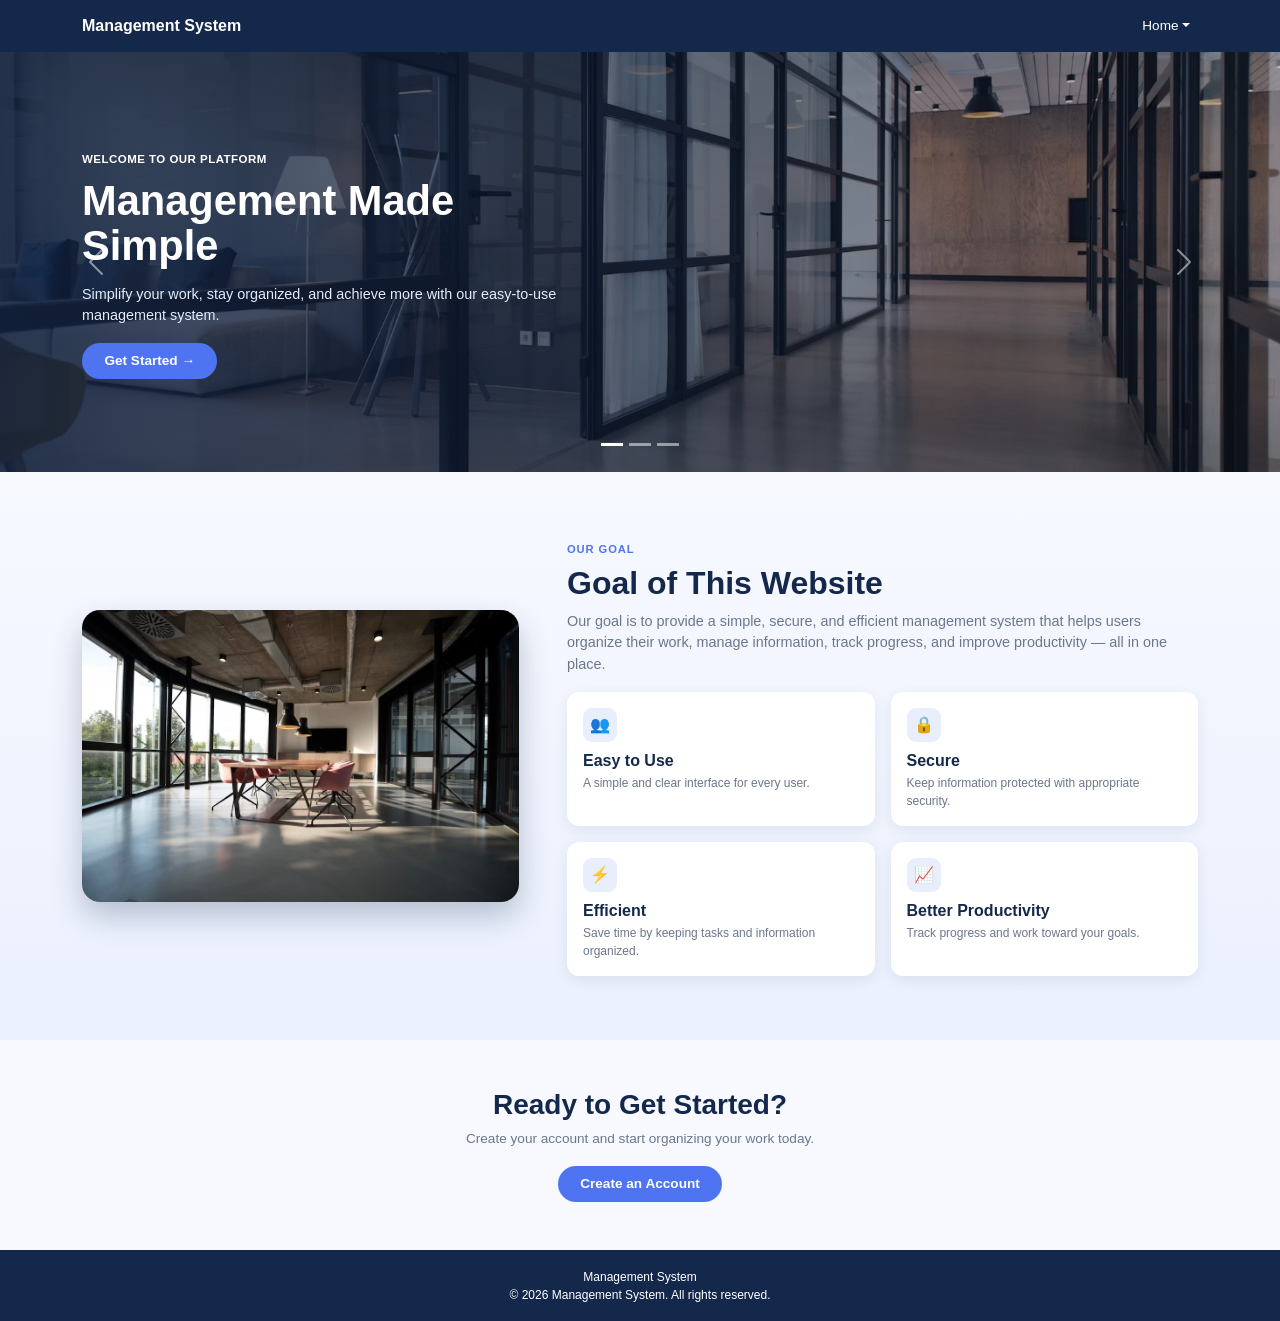
<file: index.html>
<!DOCTYPE html>
<html lang="en">
<head>
<meta charset="UTF-8">
<meta name="viewport" content="width=device-width, initial-scale=1">
<link href="https://cdn.jsdelivr.net/npm/bootstrap@5.3.3/dist/css/bootstrap.min.css" rel="stylesheet">
<link rel="stylesheet" href="css/style.css">
<title>Management System</title>
</head>
<body>
<nav class="navbar navbar-expand site-nav">
  <div class="container">
    <a class="navbar-brand" href="index.html">Management System</a>
    <ul class="navbar-nav ms-auto">
      <li class="nav-item dropdown">
        <a class="nav-link dropdown-toggle" href="#" role="button" data-bs-toggle="dropdown" aria-expanded="false">Home</a>
        <ul class="dropdown-menu dropdown-menu-end">
          <li><a class="dropdown-item" href="login.html">Login</a></li>
          <li><a class="dropdown-item" href="#">Sign Up</a></li>
          <li><a class="dropdown-item" href="#">Help</a></li>
        </ul>
      </li>
    </ul>
  </div>
</nav>

<!-- Hero carousel -->
<header class="hero">
  <div id="heroCarousel" class="carousel slide carousel-fade" data-bs-ride="carousel" data-bs-interval="4000">
    <div class="carousel-indicators">
      <button type="button" data-bs-target="#heroCarousel" data-bs-slide-to="0" class="active" aria-label="Slide 1"></button>
      <button type="button" data-bs-target="#heroCarousel" data-bs-slide-to="1" aria-label="Slide 2"></button>
      <button type="button" data-bs-target="#heroCarousel" data-bs-slide-to="2" aria-label="Slide 3"></button>
    </div>
    <div class="carousel-inner">
      <div class="carousel-item active">
        <img src="images/photo-1.avif" alt="Modern office corridor">
        <div class="hero-caption"><div class="container"><div class="inner">
          <span class="kicker">Welcome to our platform</span>
          <h1>Management Made Simple</h1>
          <p>Simplify your work, stay organized, and achieve more with our easy-to-use management system.</p>
          <a href="login.html" class="btn btn-brand">Get Started →</a>
        </div></div></div>
      </div>
      <div class="carousel-item">
        <img src="images/photo-2.avif" alt="Team working together">
        <div class="hero-caption"><div class="container"><div class="inner">
          <span class="kicker">Work together</span>
          <h1>Better Team Collaboration</h1>
          <p>Keep your team connected, organize responsibilities, and manage tasks in one convenient place.</p>
          <a href="login.html" class="btn btn-brand">Join Us →</a>
        </div></div></div>
      </div>
      <div class="carousel-item">
        <img src="images/photo-3.avif" alt="Planning on paper">
        <div class="hero-caption"><div class="container"><div class="inner">
          <span class="kicker">Work smarter</span>
          <h1>Achieve Your Goals</h1>
          <p>Track progress, manage information, and improve productivity with a clear and organized workflow.</p>
          <a href="login.html" class="btn btn-brand">Login Now →</a>
        </div></div></div>
      </div>
    </div>
    <button class="carousel-control-prev" type="button" data-bs-target="#heroCarousel" data-bs-slide="prev">
      <span class="carousel-control-prev-icon" aria-hidden="true"></span><span class="visually-hidden">Previous</span>
    </button>
    <button class="carousel-control-next" type="button" data-bs-target="#heroCarousel" data-bs-slide="next">
      <span class="carousel-control-next-icon" aria-hidden="true"></span><span class="visually-hidden">Next</span>
    </button>
  </div>
</header>

<!-- Goal section -->
<section class="goal-section">
  <div class="container">
    <div class="row align-items-center g-5">
      <div class="col-lg-5">
        <img src="images/photo-4.avif" class="goal-img" alt="Meeting room">
      </div>
      <div class="col-lg-7">
        <span class="eyebrow">Our goal</span>
        <h2 class="mt-1">Goal of This Website</h2>
        <p class="lead-text">Our goal is to provide a simple, secure, and efficient management system that helps users organize their work, manage information, track progress, and improve productivity — all in one place.</p>
        <div class="row g-3">
          <div class="col-sm-6"><div class="feature-card">
            <div class="feature-icon">👥</div><h6>Easy to Use</h6><p>A simple and clear interface for every user.</p></div></div>
          <div class="col-sm-6"><div class="feature-card">
            <div class="feature-icon">🔒</div><h6>Secure</h6><p>Keep information protected with appropriate security.</p></div></div>
          <div class="col-sm-6"><div class="feature-card">
            <div class="feature-icon">⚡</div><h6>Efficient</h6><p>Save time by keeping tasks and information organized.</p></div></div>
          <div class="col-sm-6"><div class="feature-card">
            <div class="feature-icon">📈</div><h6>Better Productivity</h6><p>Track progress and work toward your goals.</p></div></div>
        </div>
      </div>
    </div>
  </div>
</section>

<!-- Call to action -->
<section class="cta-section">
  <div class="container">
    <h3>Ready to Get Started?</h3>
    <p>Create your account and start organizing your work today.</p>
    <a href="login.html" class="btn btn-brand">Create an Account</a>
  </div>
</section>

<footer class="site-footer">
  <div>Management System</div>
  <div>© 2026 Management System. All rights reserved.</div>
</footer>

<script src="https://cdn.jsdelivr.net/npm/bootstrap@5.3.3/dist/js/bootstrap.bundle.min.js"></script>
</body>
</html>
</file>
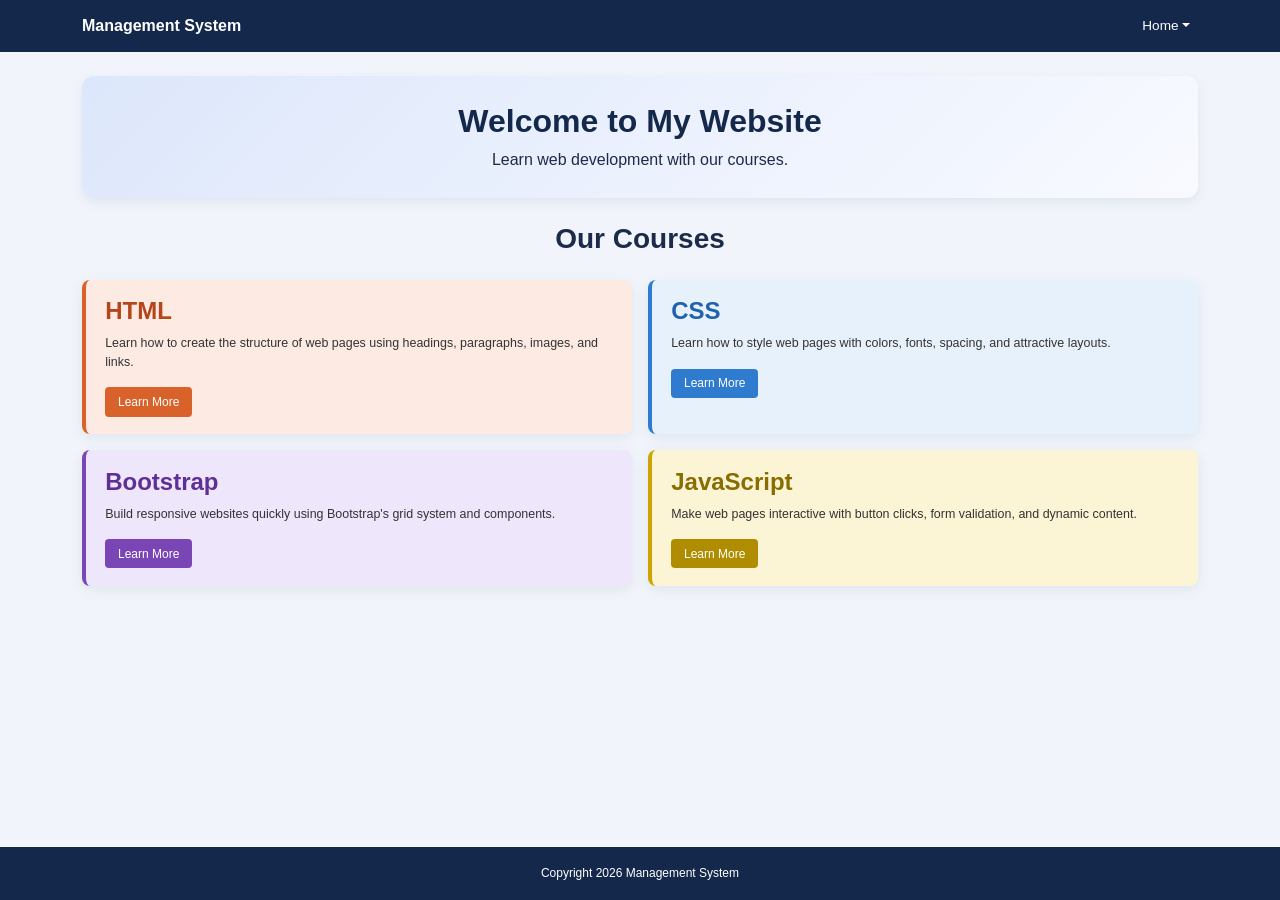
<file: home.html>
<!DOCTYPE html>
<html lang="en">
<head>
<meta charset="UTF-8">
<meta name="viewport" content="width=device-width, initial-scale=1">
<link href="https://cdn.jsdelivr.net/npm/bootstrap@5.3.3/dist/css/bootstrap.min.css" rel="stylesheet">
<link rel="stylesheet" href="css/style.css">
<title>Home - Management System</title>
</head>
<body class="d-flex flex-column min-vh-100">
<nav class="navbar navbar-expand site-nav">
  <div class="container">
    <a class="navbar-brand" href="index.html">Management System</a>
    <ul class="navbar-nav ms-auto">
      <li class="nav-item dropdown">
        <a class="nav-link dropdown-toggle" href="#" role="button" data-bs-toggle="dropdown" aria-expanded="false">Home</a>
        <ul class="dropdown-menu dropdown-menu-end">
          <li><a class="dropdown-item" href="login.html">Login</a></li>
          <li><a class="dropdown-item" href="#">Sign Up</a></li>
          <li><a class="dropdown-item" href="#">Help</a></li>
        </ul>
      </li>
    </ul>
  </div>
</nav>

<main class="container py-4 flex-grow-1">
  <div class="welcome-box mb-4">
    <h2>Welcome to My Website</h2>
    <p class="mb-0">Learn web development with our courses.</p>
  </div>

  <h3 class="text-center fw-bold my-4">Our Courses</h3>

  <div class="row g-3">
    <div class="col-md-6"><div class="course-card course-html">
      <h4>HTML</h4>
      <p>Learn how to create the structure of web pages using headings, paragraphs, images, and links.</p>
      <button class="btn btn-sm learn-more" data-title="HTML"
        data-desc="HTML stands for HyperText Markup Language. It creates the structure of a web page using headings, paragraphs, images, and links.">Learn More</button>
    </div></div>
    <div class="col-md-6"><div class="course-card course-css">
      <h4>CSS</h4>
      <p>Learn how to style web pages with colors, fonts, spacing, and attractive layouts.</p>
      <button class="btn btn-sm learn-more" data-title="CSS"
        data-desc="CSS stands for Cascading Style Sheets. It controls the colors, fonts, spacing, and layout of a web page.">Learn More</button>
    </div></div>
    <div class="col-md-6"><div class="course-card course-bootstrap">
      <h4>Bootstrap</h4>
      <p>Build responsive websites quickly using Bootstrap's grid system and components.</p>
      <button class="btn btn-sm learn-more" data-title="Bootstrap"
        data-desc="Bootstrap is a front-end framework. It provides ready-made components and a responsive grid system to build websites quickly.">Learn More</button>
    </div></div>
    <div class="col-md-6"><div class="course-card course-js">
      <h4>JavaScript</h4>
      <p>Make web pages interactive with button clicks, form validation, and dynamic content.</p>
      <button class="btn btn-sm learn-more" data-title="JavaScript"
        data-desc="JavaScript is a programming language that makes web pages interactive: handling button clicks, validating forms, and updating content.">Learn More</button>
    </div></div>
  </div>
</main>

<footer class="site-footer mt-4">Copyright 2026 Management System</footer>

<!-- Course modal -->
<div class="modal fade" id="courseModal" tabindex="-1" aria-labelledby="courseModalLabel" aria-hidden="true">
  <div class="modal-dialog modal-dialog-centered">
    <div class="modal-content">
      <div class="modal-header">
        <h6 class="modal-title" id="courseModalLabel">Course Details</h6>
        <button type="button" class="btn-close" data-bs-dismiss="modal" aria-label="Close"></button>
      </div>
      <div class="modal-body">
        <h5 id="modalCourseTitle"></h5>
        <p class="small mb-0" id="modalCourseDesc"></p>
      </div>
      <div class="modal-footer">
        <button type="button" class="btn btn-secondary btn-sm" data-bs-dismiss="modal">Close</button>
      </div>
    </div>
  </div>
</div>

<script src="https://cdn.jsdelivr.net/npm/bootstrap@5.3.3/dist/js/bootstrap.bundle.min.js"></script>
<script src="js/main.js"></script>
</body>
</html>
</file>
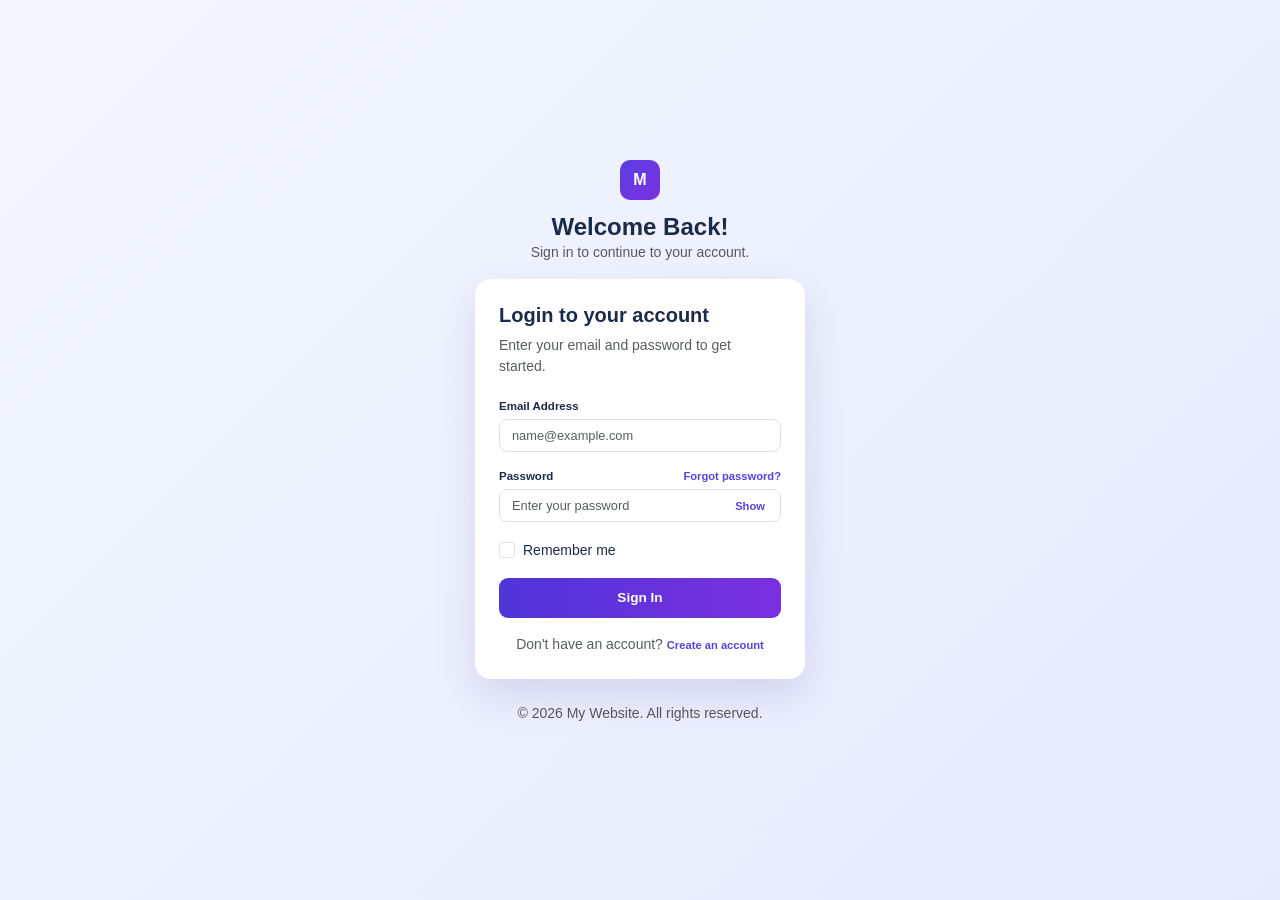
<file: login.html>
<!DOCTYPE html>
<html lang="en">
<head>
<meta charset="UTF-8">
<meta name="viewport" content="width=device-width, initial-scale=1">
<link href="https://cdn.jsdelivr.net/npm/bootstrap@5.3.3/dist/css/bootstrap.min.css" rel="stylesheet">
<link rel="stylesheet" href="css/style.css">
<title>Login - Management System</title>
</head>
<body>
<main class="login-page">
  <div class="login-logo">M</div>
  <h4 class="fw-bold mb-0">Welcome Back!</h4>
  <p class="text-muted small mb-3">Sign in to continue to your account.</p>

  <div class="login-card">
    <h5>Login to your account</h5>
    <p class="text-muted small">Enter your email and password to get started.</p>

    <form id="loginForm" novalidate>
      <div class="mb-3">
        <label for="email" class="form-label">Email Address</label>
        <input type="email" class="form-control" id="email" name="email" placeholder="name@example.com" autocomplete="email" required>
        <div class="invalid-feedback">Enter a valid email address.</div>
      </div>

      <div class="mb-3">
        <div class="d-flex justify-content-between">
          <label for="password" class="form-label">Password</label>
          <a href="#" class="link-sm">Forgot password?</a>
        </div>
        <div class="password-wrap">
          <input type="password" class="form-control" id="password" name="password" placeholder="Enter your password" autocomplete="current-password" minlength="6" required>
          <button type="button" class="toggle-pw" id="togglePw">Show</button>
          <div class="invalid-feedback">Password must be at least 6 characters.</div>
        </div>
      </div>

      <div class="form-check mb-3">
        <input class="form-check-input" type="checkbox" id="remember">
        <label class="form-check-label small" for="remember">Remember me</label>
      </div>

      <button type="submit" class="btn-signin">Sign In</button>
    </form>

    <p class="text-center small text-muted mt-3 mb-0">Don't have an account? <a href="#" class="link-sm">Create an account</a></p>
  </div>
  <p class="small text-muted mt-4">© 2026 My Website. All rights reserved.</p>
</main>

<script src="js/main.js"></script>
</body>
</html>
</file>
<file: css/style.css>
:root {
  --navy: #14284b;
  --navy-deep: #0e1d38;
  --blue: #4f74f2;
  --blue-soft: #e8eefc;
  --text: #1c2b4a;
  --muted: #6b778c;
  --page: #f1f5fb;
}

body {
  font-family: "Inter", "Segoe UI", Arial, sans-serif;
  color: var(--text);
  background: var(--page);
}

/* ---------- Navbar ---------- */
.site-nav { background: var(--navy); }
.site-nav .navbar-brand { color: #fff; font-weight: 700; font-size: 1rem; }
.site-nav .nav-link,
.site-nav .dropdown-toggle { color: #fff; font-size: .85rem; }
.site-nav .nav-link:hover { color: #cfd9f5; }

/* ---------- Hero carousel ---------- */
.hero .carousel-item { height: 420px; }
.hero .carousel-item img {
  position: absolute; inset: 0;
  width: 100%; height: 100%; object-fit: cover;
}
.hero .carousel-item::after {
  content: ""; position: absolute; inset: 0;
  background: linear-gradient(90deg, rgba(14,29,56,.88) 0%, rgba(14,29,56,.55) 55%, rgba(14,29,56,.25) 100%);
}
.hero .hero-caption {
  position: absolute; inset: 0; z-index: 2;
  display: flex; align-items: center;
}
.hero .hero-caption .inner { max-width: 520px; color: #fff; }
.hero .kicker { font-size: .72rem; font-weight: 700; letter-spacing: .04em; text-transform: uppercase; }
.hero h1 { font-size: 2.6rem; font-weight: 800; line-height: 1.1; margin: .5rem 0 .9rem; }
.hero p { font-size: .9rem; color: #e4eaf8; }
.btn-brand {
  background: var(--blue); color: #fff; border: 0;
  border-radius: 999px; padding: .5rem 1.4rem; font-weight: 600; font-size: .85rem;
}
.btn-brand:hover { background: #3d61dc; color: #fff; }
.hero .carousel-indicators [data-bs-target] { width: 22px; height: 3px; }

/* ---------- Goal section ---------- */
.goal-section { background: linear-gradient(180deg, #f7f9ff, #eaf0fd); padding: 4rem 0; }
.goal-img { width: 100%; border-radius: 18px; box-shadow: 0 14px 30px rgba(20,40,75,.25); }
.eyebrow { color: var(--blue); font-weight: 700; font-size: .7rem; letter-spacing: .08em; text-transform: uppercase; }
.goal-section h2 { font-weight: 800; color: var(--navy); }
.goal-section .lead-text { color: var(--muted); font-size: .9rem; }
.feature-card {
  background: #fff; border-radius: 12px; padding: 1rem;
  box-shadow: 0 4px 14px rgba(20,40,75,.08); height: 100%;
  transition: transform .2s, box-shadow .2s;
}
.feature-card:hover { transform: translateY(-3px); box-shadow: 0 10px 22px rgba(20,40,75,.14); }
.feature-icon {
  width: 34px; height: 34px; border-radius: 9px; background: var(--blue-soft);
  display: grid; place-items: center; font-size: 1rem; margin-bottom: .6rem;
}
.feature-card h6 { font-weight: 700; margin-bottom: .2rem; color: var(--navy); }
.feature-card p { font-size: .75rem; color: var(--muted); margin: 0; }

/* ---------- CTA + footer ---------- */
.cta-section { background: #f7f9ff; text-align: center; padding: 3rem 0; }
.cta-section h3 { font-weight: 800; color: var(--navy); }
.cta-section p { color: var(--muted); font-size: .85rem; }
.site-footer { background: var(--navy); color: #fff; text-align: center; padding: 1.1rem 0; font-size: .75rem; }

/* ---------- Login ---------- */
.login-page {
  min-height: 100vh; display: flex; flex-direction: column; align-items: center; justify-content: center;
  background: linear-gradient(135deg, #f4f7ff 0%, #e6eafc 100%); padding: 2rem 1rem;
}
.login-logo {
  width: 40px; height: 40px; border-radius: 10px; color: #fff; font-weight: 800;
  background: linear-gradient(135deg, #5b3fe0, #7a2fe0);
  display: grid; place-items: center; margin: 0 auto .8rem;
}
.login-card {
  width: 100%; max-width: 330px; background: #fff; border-radius: 16px;
  padding: 1.5rem; box-shadow: 0 16px 40px rgba(60,60,140,.15);
}
.login-card h5 { font-weight: 800; }
.login-card .form-label { font-size: .72rem; font-weight: 700; margin-bottom: .25rem; }
.login-card .form-control { font-size: .8rem; border-radius: 8px; }
.login-card .form-control:focus { border-color: #7b5cf0; box-shadow: 0 0 0 .2rem rgba(123,92,240,.2); }
.login-card .link-sm { font-size: .7rem; font-weight: 600; color: #5b3fe0; text-decoration: none; }
.btn-signin {
  width: 100%; border: 0; color: #fff; font-weight: 700; font-size: .85rem; border-radius: 9px; padding: .6rem;
  background: linear-gradient(90deg, #4f35d8, #7a2fe0);
}
.btn-signin:hover { filter: brightness(1.1); color: #fff; }
.password-wrap { position: relative; }
.password-wrap .toggle-pw {
  position: absolute; right: 10px; top: 50%; transform: translateY(-50%);
  font-size: .7rem; font-weight: 600; color: #5b3fe0; background: none; border: 0;
}

/* ---------- Home / courses ---------- */
.welcome-box {
  background: linear-gradient(135deg, #dde7fb, #f8faff); border-radius: 12px;
  text-align: center; padding: 1.6rem 1rem; box-shadow: 0 4px 12px rgba(20,40,75,.08);
}
.welcome-box h2 { font-weight: 800; color: var(--navy); }
.course-card {
  border-radius: 8px; padding: 1.1rem 1.2rem; border-left: 4px solid; height: 100%;
  box-shadow: 0 4px 14px rgba(20,40,75,.08);
  transition: transform .2s, box-shadow .2s;
}
.course-card:hover { transform: translateY(-3px); box-shadow: 0 10px 22px rgba(20,40,75,.14); }
.course-card h4 { font-weight: 800; }
.course-card p { font-size: .78rem; color: #333; }
.course-card .btn { font-size: .75rem; color: #fff; border: 0; padding: .35rem .8rem; }
.course-html { background: #fdebe3; border-color: #d9622b; }
.course-html h4 { color: #b5451a; }
.course-html .btn { background: #d9622b; }
.course-css { background: #e6f1fc; border-color: #2f7bd0; }
.course-css h4 { color: #1f62b0; }
.course-css .btn { background: #2f7bd0; }
.course-bootstrap { background: #eee6fb; border-color: #7a46b5; }
.course-bootstrap h4 { color: #5f2f96; }
.course-bootstrap .btn { background: #7a46b5; }
.course-js { background: #fbf5d5; border-color: #d0a400; }
.course-js h4 { color: #8a6d00; }
.course-js .btn { background: #b08d00; }

@media (max-width: 576px) {
  .hero .carousel-item { height: 360px; }
  .hero h1 { font-size: 2rem; }
}
@media (prefers-reduced-motion: reduce) {
  .feature-card, .course-card { transition: none; }
}
</file>
